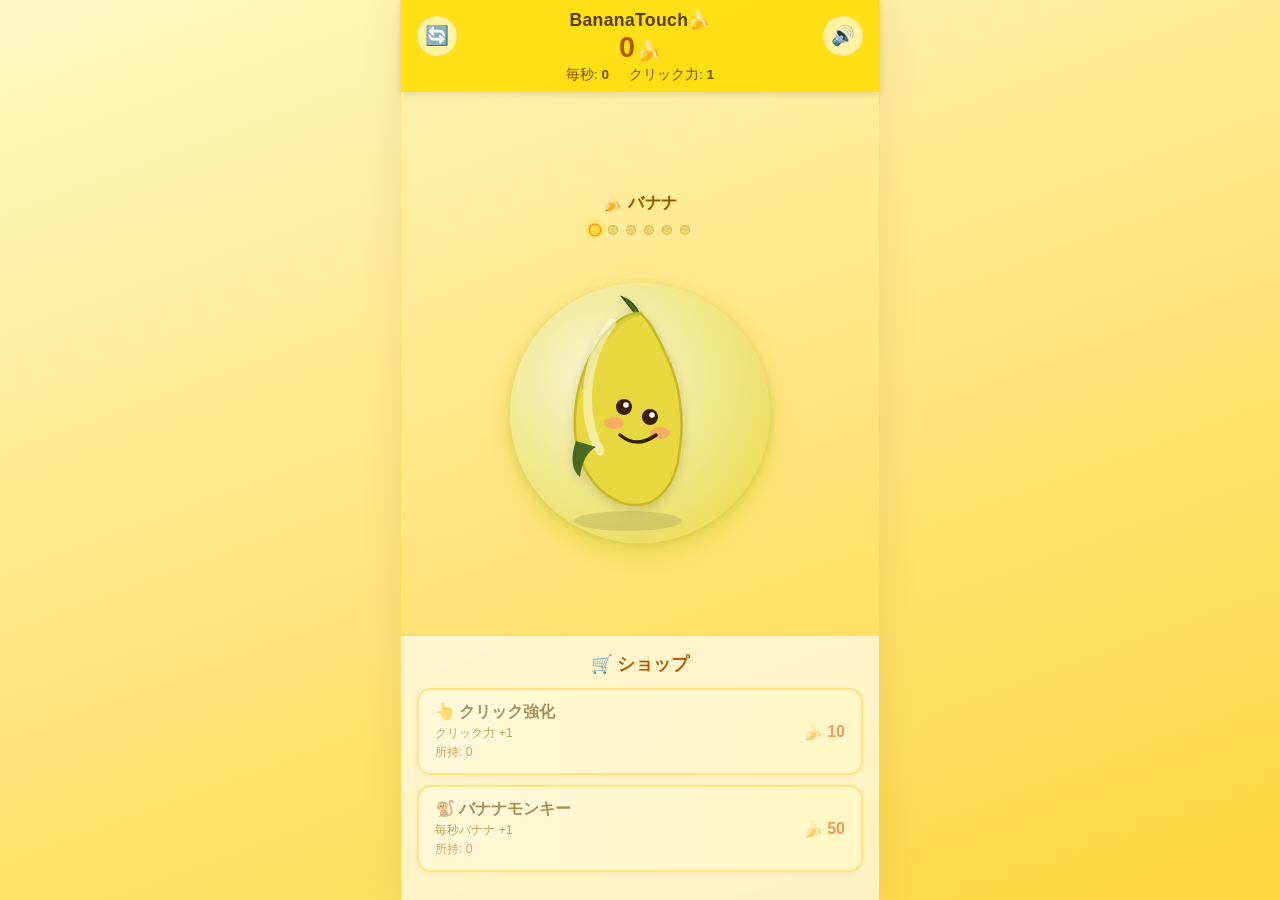
<file: index.html>
<!DOCTYPE html>
<html lang="ja">
<head>
  <meta charset="UTF-8" />
  <meta name="viewport" content="width=device-width, initial-scale=1.0" />
  <title>BananaTouch🍌</title>
  <link rel="stylesheet" href="style_v2.css" />
</head>
<body>
  <div id="app">

    <!-- ヘッダー -->
    <header id="header">
      <div id="header-top">
        <button id="reset-btn" aria-label="リセット" title="ゲームを最初からやり直す">🔄</button>
        <div id="banana-count-wrap">
          <div id="title-label">BananaTouch🍌</div>
          <div id="count-display">
            <span id="banana-count">0</span>
            <span class="count-unit"> 🍌</span>
          </div>
        </div>
        <button id="mute-btn" aria-label="ミュート切替" title="サウンド ON/OFF">🔊</button>
      </div>
      <div id="stats">
        <span>毎秒: <strong id="bps">0</strong></span>
        <span>クリック力: <strong id="click-power">1</strong></span>
      </div>
    </header>

    <!-- メインエリア -->
    <main id="main-area">
      <!-- バナナのステージ名 -->
      <div id="stage-label">🍌 バナナ</div>
      <!-- ステージインジケーター -->
      <div id="stage-indicator">
        <div class="stage-dot active" data-stage="0"></div>
        <div class="stage-dot" data-stage="1"></div>
        <div class="stage-dot" data-stage="2"></div>
        <div class="stage-dot" data-stage="3"></div>
        <div class="stage-dot" data-stage="4"></div>
        <div class="stage-dot" data-stage="5"></div>
      </div>
      <!-- コンボカウンター -->
      <div id="combo-display"></div>

      <div id="banana-wrap">
        <div id="banana" role="button" aria-label="バナナをタップ">
          <!-- #banana-body がスケール/シェイクを担当 -->
          <div id="banana-body">
            <img
              id="banana-img"
              src="assets/banana-stage1.svg"
              alt="🍌"
              onerror="this.style.display='none'; document.getElementById('banana-emoji').style.display='block';"
            />
            <span id="banana-emoji" style="display:none;">🍌</span>
          </div>
        </div>
        <!-- クリック時のエフェクトコンテナ -->
        <div id="effect-layer"></div>
      </div>
    </main>

    <!-- ショップ -->
    <section id="shop">
      <h2 class="shop-title">🛒 ショップ</h2>
      <div id="shop-items"></div>
    </section>

  </div>

  <!-- スクリプト（順番を厳守） -->
  <script src="game_v2.js"></script>
  <script src="ui_v2.js"></script>
  <script src="save_v2.js"></script>
  <script src="sound_v2.js"></script>
  <script src="main_v2.js"></script>
</body>
</html>
</file>
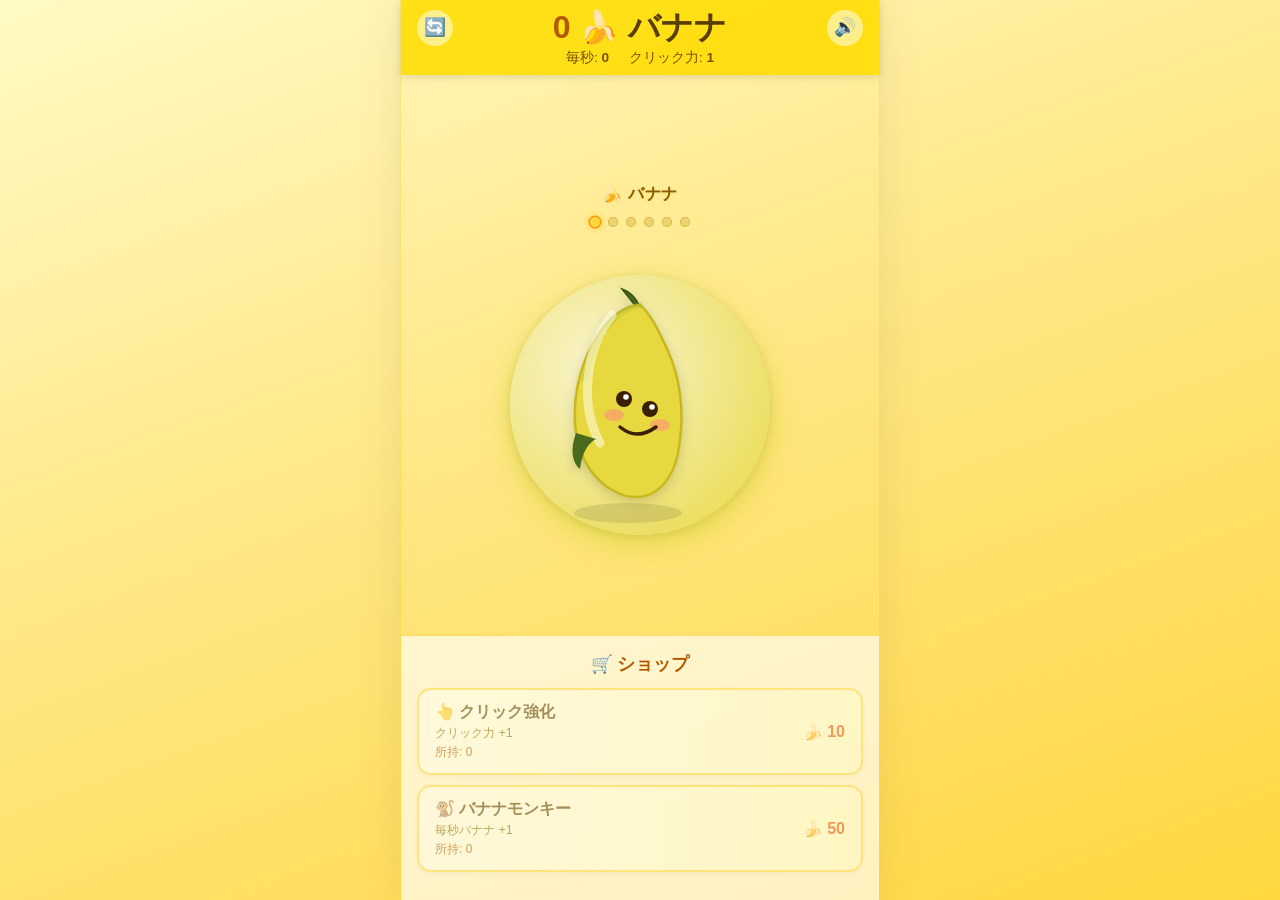
<file: banana-clicker/index.html>
<!DOCTYPE html>
<html lang="ja">
<head>
  <meta charset="UTF-8" />
  <meta name="viewport" content="width=device-width, initial-scale=1.0" />
  <title>Banana Touch🍌</title>
  <link rel="stylesheet" href="style.css" />
</head>
<body>
  <div id="app">

    <!-- ヘッダー -->
    <header id="header">
      <div id="header-top">
        <button id="reset-btn" aria-label="リセット" title="ゲームを最初からやり直す">🔄</button>
        <div id="banana-count-wrap">
          <span id="banana-count">0</span>
          <span class="label"> 🍌 バナナ</span>
        </div>
        <button id="mute-btn" aria-label="ミュート切替" title="サウンド ON/OFF">🔊</button>
      </div>
      <div id="stats">
        <span>毎秒: <strong id="bps">0</strong></span>
        <span>クリック力: <strong id="click-power">1</strong></span>
      </div>
    </header>

    <!-- メインエリア -->
    <main id="main-area">
      <!-- バナナのステージ名 -->
      <div id="stage-label">🍌 バナナ</div>
      <!-- ステージインジケーター -->
      <div id="stage-indicator">
        <div class="stage-dot active" data-stage="0"></div>
        <div class="stage-dot" data-stage="1"></div>
        <div class="stage-dot" data-stage="2"></div>
        <div class="stage-dot" data-stage="3"></div>
        <div class="stage-dot" data-stage="4"></div>
        <div class="stage-dot" data-stage="5"></div>
      </div>
      <!-- コンボカウンター -->
      <div id="combo-display"></div>

      <div id="banana-wrap">
        <div id="banana" role="button" aria-label="バナナをタップ">
          <!-- #banana-body がスケール/シェイクを担当 -->
          <div id="banana-body">
            <img
              id="banana-img"
              src="assets/banana-stage1.svg"
              alt="🍌"
              onerror="this.style.display='none'; document.getElementById('banana-emoji').style.display='block';"
            />
            <span id="banana-emoji" style="display:none;">🍌</span>
          </div>
        </div>
        <!-- クリック時のエフェクトコンテナ -->
        <div id="effect-layer"></div>
      </div>
    </main>

    <!-- ショップ -->
    <section id="shop">
      <h2 class="shop-title">🛒 ショップ</h2>
      <div id="shop-items"></div>
    </section>

  </div>

  <!-- スクリプト（順番を厳守） -->
  <script src="game.js"></script>
  <script src="ui.js"></script>
  <script src="save.js"></script>
  <script src="sound.js"></script>
  <script src="main.js"></script>
</body>
</html>
</file>
<file: style_v2.css>
/* =====================================================
   Banana Touch - スタイルシート
   モバイル優先・バナナ6ステージ・コンボ・クリティカル
   ===================================================== */

/* --- リセット & ベース --- */
*, *::before, *::after {
  box-sizing: border-box;
  margin: 0;
  padding: 0;
}

html, body {
  height: 100%;
  font-family: 'Segoe UI', 'Helvetica Neue', Arial, sans-serif;
  background: linear-gradient(160deg, #fff9c4 0%, #ffe57f 50%, #ffd740 100%);
  color: #5a3e00;
  user-select: none;
  -webkit-tap-highlight-color: transparent;
}

/* --- レイアウト --- */
#app {
  display: flex;
  flex-direction: column;
  min-height: 100vh;
  max-width: 480px;
  margin: 0 auto;
}

/* =====================================================
   ヘッダー
   ===================================================== */
#header {
  background: rgba(255, 220, 0, 0.88);
  backdrop-filter: blur(6px);
  padding: 10px 16px 8px;
  text-align: center;
  box-shadow: 0 2px 8px rgba(0, 0, 0, 0.12);
  position: sticky;
  top: 0;
  z-index: 100;
}

#header-top {
  display: flex;
  align-items: center;
  justify-content: space-between;
  gap: 8px;
  position: relative;
  min-height: 48px;
}

#banana-count-wrap {
  flex: 1;
  display: flex;
  flex-direction: column;
  align-items: center;
  justify-content: center;
  padding: 0 44px;
}

#title-label {
  font-size: 1.1rem;
  font-weight: 900;
  color: #5a3e00;
  letter-spacing: 0.02em;
  margin-bottom: 2px;
  white-space: nowrap;
}

#count-display {
  font-size: 1.8rem;
  font-weight: 800;
  line-height: 1;
  color: #b35900;
  display: flex;
  align-items: baseline;
  gap: 2px;
}

.count-unit {
  font-size: 1.2rem;
}

#stats {
  display: flex;
  justify-content: center;
  gap: 20px;
  margin-top: 4px;
  font-size: 0.85rem;
  color: #7a5200;
}

/* ミュートボタン */
#mute-btn {
  position: absolute;
  right: 0;
  top: 50%;
  transform: translateY(-50%);
  background: rgba(255,255,255,0.6);
  border: 1px solid rgba(0,0,0,0.05);
  border-radius: 50%;
  width: 40px;
  height: 40px;
  font-size: 1.2rem;
  cursor: pointer;
  display: flex;
  align-items: center;
  justify-content: center;
  transition: background 0.15s, transform 0.1s;
  padding: 0;
  z-index: 10;
}
#mute-btn:active { transform: translateY(-50%) scale(0.9); }

/* リセットボタン */
#reset-btn {
  position: absolute;
  left: 0;
  top: 50%;
  transform: translateY(-50%);
  background: rgba(255,255,255,0.6);
  border: 1px solid rgba(0,0,0,0.05);
  border-radius: 50%;
  width: 40px;
  height: 40px;
  font-size: 1.2rem;
  cursor: pointer;
  display: flex;
  align-items: center;
  justify-content: center;
  transition: background 0.15s, transform 0.1s;
  padding: 0;
  z-index: 10;
}
#reset-btn:active { transform: translateY(-50%) scale(0.9); }

/* =====================================================
   メインエリア
   ===================================================== */
#main-area {
  flex: 1;
  display: flex;
  flex-direction: column;
  align-items: center;
  justify-content: center;
  padding: 20px 20px 10px;
  gap: 8px;
}

/* ステージラベル */
#stage-label {
  font-size: 1rem;
  font-weight: 800;
  color: #8a5c00;
  letter-spacing: 0.04em;
  min-height: 1.4em;
  transition: all 0.3s ease;
  text-shadow: 0 1px 3px rgba(255,200,0,0.3);
}

/* ステージラベル更新アニメ */
@keyframes stageLabelPop {
  0%   { transform: scale(1); }
  40%  { transform: scale(1.3); color: #ff8f00; }
  100% { transform: scale(1); }
}
#stage-label.stage-label-updated {
  animation: stageLabelPop 0.5s ease-out;
}

/* =====================================================
   コンボ表示
   ===================================================== */
#combo-display {
  min-height: 2rem;
  font-size: 1.2rem;
  font-weight: 900;
  text-align: center;
  letter-spacing: 0.02em;
  transition: color 0.2s;
}

/* コンボレベル色 */
#combo-display.combo-lv1 { color: #f57c00; }
#combo-display.combo-lv2 { color: #e53935; text-shadow: 0 0 8px rgba(229,57,53,0.4); }
#combo-display.combo-lv3 {
  color: #c62828;
  text-shadow: 0 0 12px rgba(198,40,40,0.6), 0 0 24px rgba(255,100,0,0.3);
}

/* =====================================================
   ステージインジケーター
   ===================================================== */
#stage-indicator {
  display: flex;
  gap: 8px;
  align-items: center;
  justify-content: center;
  margin-top: 2px;
}

.stage-dot {
  width: 10px;
  height: 10px;
  border-radius: 50%;
  background: rgba(180, 140, 0, 0.25);
  border: 1.5px solid rgba(180, 140, 0, 0.4);
  transition: all 0.4s ease;
}

.stage-dot.active {
  background: #FFD740;
  border-color: #FF8F00;
  box-shadow: 0 0 6px rgba(255,200,0,0.7);
  transform: scale(1.3);
}

.stage-dot.completed {
  background: #FFA000;
  border-color: #FF6F00;
}

/* ステージ4・5のドットは特別に輝く */
.stage-dot[data-stage="4"].active {
  background: #FFD740;
  box-shadow: 0 0 10px rgba(255,200,0,0.9), 0 0 20px rgba(255,160,0,0.5);
}
.stage-dot[data-stage="5"].active {
  background: linear-gradient(135deg, #FFD740, #FF8F00);
  box-shadow: 0 0 14px rgba(255,200,0,1.0), 0 0 28px rgba(255,160,0,0.7);
  animation: legendDotPulse 1s ease-in-out infinite;
}

@keyframes legendDotPulse {
  0%, 100% { box-shadow: 0 0 10px rgba(255,200,0,0.9), 0 0 20px rgba(255,160,0,0.5); }
  50%       { box-shadow: 0 0 18px rgba(255,220,0,1.0), 0 0 36px rgba(255,180,0,0.8); }
}

/* コンボパルスアニメ */
@keyframes comboPulse {
  0%   { transform: scale(1); }
  40%  { transform: scale(1.25); }
  100% { transform: scale(1); }
}
#combo-display.combo-pulse { animation: comboPulse 0.25s ease-out; }

/* =====================================================
   バナナ（共通）
   ===================================================== */
#banana-wrap {
  position: relative;
  display: flex;
  align-items: center;
  justify-content: center;
}

#banana {
  width: 240px;
  height: 240px;
  display: flex;
  align-items: center;
  justify-content: center;
  cursor: pointer;
  border-radius: 50%;
  /* ステージ上書き用のデフォルト */
  background: radial-gradient(circle at 35% 35%, #fffde7, #ffd740);
  box-shadow: 0 8px 32px rgba(255, 160, 0, 0.45), 0 2px 8px rgba(0,0,0,0.1);
  /* ステージ切り替え時のトランジション */
  transition: background 0.6s ease, box-shadow 0.6s ease;
}

/* #banana-body がスケール/シェイクを管理 */
#banana-body {
  width: 100%;
  height: 100%;
  display: flex;
  align-items: center;
  justify-content: center;
  transition: transform 0.08s ease;
}

/* タップ時のバウンドアニメーション */
@keyframes clickBounce {
  0%   { transform: scale(1); }
  30%  { transform: scale(0.85); }
  60%  { transform: scale(1.08); }
  80%  { transform: scale(0.97); }
  100% { transform: scale(1); }
}

#banana-body.clicked {
  animation: clickBounce 0.22s cubic-bezier(0.36, 0.07, 0.19, 0.97);
}

#banana-img {
  width: 220px;
  height: 220px;
  object-fit: contain;
  pointer-events: none;
  filter: drop-shadow(0 4px 8px rgba(0,0,0,0.15));
  transition: filter 0.6s ease, opacity 0.3s ease, transform 0.3s ease;
}

/* 進化アニメーション */
@keyframes evolveOut {
  0%   { opacity: 1; transform: scale(1) rotate(0deg); }
  100% { opacity: 0; transform: scale(0.5) rotate(-15deg); }
}
@keyframes evolveIn {
  0%   { opacity: 0; transform: scale(0.5) rotate(15deg); }
  60%  { opacity: 1; transform: scale(1.15) rotate(-3deg); }
  80%  { transform: scale(0.95) rotate(2deg); }
  100% { opacity: 1; transform: scale(1) rotate(0deg); }
}

#banana-img.evolving {
  animation: evolveOut 0.3s ease-in forwards;
}
#banana-img.evolved {
  animation: evolveIn 0.6s cubic-bezier(0.17, 0.89, 0.32, 1.28) forwards;
}

#banana-emoji {
  font-size: 120px;
  line-height: 1;
  pointer-events: none;
  filter: drop-shadow(0 4px 6px rgba(0,0,0,0.15));
}

/* =====================================================
   クリティカルシェイク
   ===================================================== */
@keyframes criticalShake {
  0%   { transform: scale(0.9) rotate(0deg); }
  15%  { transform: scale(1.08) rotate(-10deg); }
  30%  { transform: scale(0.88) rotate(10deg); }
  45%  { transform: scale(1.05) rotate(-6deg); }
  60%  { transform: scale(0.93) rotate(6deg); }
  80%  { transform: scale(1.02) rotate(-2deg); }
  100% { transform: scale(1) rotate(0deg); }
}

#banana-body.critical-shake {
  animation: criticalShake 0.45s cubic-bezier(0.36,0.07,0.19,0.97);
}

/* =====================================================
   バナナステージ

   Stage 0 (stage-0): ほぼ黄色・少し緑残り (0+)
   Stage 1 (stage-1): きれいな黄色バナナ   (100+)
   Stage 2 (stage-2): つやのある黄色バナナ  (1,000+)
   Stage 3 (stage-3): 黄金に近づくバナナ   (10,000+)
   Stage 4 (stage-4): 黄金バナナ           (100,000+)
   Stage 5 (stage-5): レジェンドバナナ      (1,000,000+)
   ===================================================== */

/* --- Stage 0: ほぼ黄色・少しだけ緑が残るバナナ --- */
#banana.stage-0 {
  background: radial-gradient(circle at 35% 35%, #f9f5d0, #e8d840);
  box-shadow: 0 8px 28px rgba(180, 200, 0, 0.4), 0 2px 8px rgba(0,0,0,0.1);
}
#banana.stage-0 #banana-img {
  filter: drop-shadow(0 4px 6px rgba(0,0,0,0.15));
}

/* --- Stage 1: きれいな黄色バナナ --- */
#banana.stage-1 {
  background: radial-gradient(circle at 35% 35%, #fffde7, #ffd740);
  box-shadow: 0 8px 32px rgba(255, 160, 0, 0.45), 0 2px 8px rgba(0,0,0,0.1);
}
#banana.stage-1 #banana-img {
  filter: drop-shadow(0 4px 8px rgba(255,160,0,0.25));
}

/* --- Stage 2: つやのある黄色バナナ --- */
#banana.stage-2 {
  background: radial-gradient(circle at 35% 35%, #fff9c4, #ffca28);
  box-shadow: 0 8px 40px rgba(255, 200, 0, 0.65), 0 2px 8px rgba(0,0,0,0.1);
}
#banana.stage-2 #banana-img {
  filter: drop-shadow(0 4px 10px rgba(255,180,0,0.45));
}

/* --- Stage 3: 黄金に近づくバナナ --- */
#banana.stage-3 {
  background: radial-gradient(circle at 35% 35%, #fffde7, #ffa000);
  animation: stage3Glow 1.8s ease-in-out infinite;
}
#banana.stage-3 #banana-img {
  filter: drop-shadow(0 4px 12px rgba(255,160,0,0.60));
}

@keyframes stage3Glow {
  0%, 100% {
    box-shadow: 0 8px 32px rgba(255,160,0,0.5), 0 0 20px rgba(255,200,0,0.25);
  }
  50% {
    box-shadow: 0 8px 60px rgba(255,180,0,0.90), 0 0 40px rgba(255,220,0,0.45);
  }
}

/* --- Stage 4: 黄金バナナ --- */
#banana.stage-4 {
  background: radial-gradient(circle at 33% 28%, #fffde7, #ffd740, #ff8f00);
  animation: stage4GoldGlow 1.4s ease-in-out infinite;
}
#banana.stage-4 #banana-img {
  filter: drop-shadow(0 0 12px rgba(255,200,0,0.80)) drop-shadow(0 4px 8px rgba(0,0,0,0.15));
}

@keyframes stage4GoldGlow {
  0%, 100% {
    box-shadow:
      0 8px 40px rgba(255,180,0,0.7),
      0 0 30px rgba(255,220,0,0.4),
      0 0 60px rgba(255,160,0,0.15);
  }
  50% {
    box-shadow:
      0 8px 70px rgba(255,200,0,1.0),
      0 0 50px rgba(255,230,0,0.65),
      0 0 100px rgba(255,180,0,0.3);
  }
}

/* --- Stage 5: レジェンドバナナ --- */
#banana.stage-5 {
  background: radial-gradient(circle at 30% 25%, #ffffff, #fffde7, #ffd740, #ff6f00);
  animation: stage5LegendGlow 1.0s ease-in-out infinite;
}
#banana.stage-5 #banana-img {
  filter:
    drop-shadow(0 0 16px rgba(255,220,0,1.0))
    drop-shadow(0 0 30px rgba(255,160,0,0.7))
    drop-shadow(0 4px 8px rgba(0,0,0,0.15));
  animation: stage5ImgPulse 1.0s ease-in-out infinite;
}

@keyframes stage5LegendGlow {
  0%, 100% {
    box-shadow:
      0 0 50px rgba(255,255,200,0.9),
      0 0 90px rgba(255,200,0,0.65),
      0 0 140px rgba(255,120,0,0.3),
      inset 0 0 20px rgba(255,255,200,0.15);
  }
  50% {
    box-shadow:
      0 0 80px rgba(255,255,255,1.0),
      0 0 140px rgba(255,220,0,0.90),
      0 0 200px rgba(255,160,0,0.5),
      inset 0 0 30px rgba(255,255,200,0.25);
  }
}

@keyframes stage5ImgPulse {
  0%, 100% {
    filter:
      drop-shadow(0 0 14px rgba(255,220,0,0.9))
      drop-shadow(0 0 28px rgba(255,160,0,0.6));
  }
  50% {
    filter:
      drop-shadow(0 0 22px rgba(255,255,200,1.0))
      drop-shadow(0 0 44px rgba(255,200,0,0.85));
  }
}

/* =====================================================
   エフェクトレイヤー（+N / CRITICAL! 表示）
   ===================================================== */
#effect-layer {
  position: absolute;
  top: 0;
  left: 0;
  width: 100%;
  height: 100%;
  pointer-events: none;
  overflow: visible;
}

/* 通常ポップテキスト */
.pop-text {
  position: absolute;
  font-size: 1.4rem;
  font-weight: 800;
  color: #ff6f00;
  text-shadow: 0 1px 4px rgba(0,0,0,0.2);
  pointer-events: none;
  animation: popUp 0.9s ease-out forwards;
  white-space: nowrap;
}

/* クリティカルポップテキスト */
.pop-critical {
  font-size: 1.8rem;
  color: #c62828;
  text-shadow:
    0 0 8px rgba(255,80,0,0.8),
    0 2px 4px rgba(0,0,0,0.3);
  animation: popUpCritical 1.1s ease-out forwards;
}

@keyframes popUp {
  0%   { opacity: 1; transform: translate(-50%,-50%) translateY(0)    scale(1);    }
  60%  { opacity: 1; transform: translate(-50%,-50%) translateY(-60px) scale(1.15); }
  100% { opacity: 0; transform: translate(-50%,-50%) translateY(-100px) scale(0.9); }
}

@keyframes popUpCritical {
  0%   { opacity: 1; transform: translate(-50%,-50%) translateY(0)    scale(1.2); }
  30%  { opacity: 1; transform: translate(-50%,-50%) translateY(-20px) scale(1.5); }
  70%  { opacity: 1; transform: translate(-50%,-50%) translateY(-70px) scale(1.3); }
  100% { opacity: 0; transform: translate(-50%,-50%) translateY(-110px) scale(0.9); }
}

/* =====================================================
   クリックパーティクル
   ===================================================== */
.click-particle {
  position: absolute;
  pointer-events: none;
  animation: clickParticleUp var(--dur, 0.7s) ease-out forwards;
  z-index: 50;
}

@keyframes clickParticleUp {
  0%   { opacity: 1; transform: translate(-50%, -50%) translateY(0) scale(1); }
  70%  { opacity: 0.8; transform: translate(-50%, -50%) translateY(-50px) scale(1.1); }
  100% { opacity: 0; transform: translate(-50%, -50%) translateY(-80px) scale(0.6); }
}

/* =====================================================
   ステージアップ通知
   ===================================================== */
.stage-up-notice {
  position: fixed;
  top: 50%;
  left: 50%;
  transform: translate(-50%, -50%);
  background: linear-gradient(135deg, #ff8f00, #ffd740);
  color: #fff;
  padding: 22px 40px;
  border-radius: 24px;
  font-size: 1.4rem;
  font-weight: 900;
  text-align: center;
  box-shadow:
    0 8px 40px rgba(255,150,0,0.7),
    0 0 0 4px rgba(255,255,255,0.5),
    0 0 60px rgba(255,200,0,0.4);
  z-index: 9999;
  pointer-events: none;
  animation: stageUpIn 0.45s cubic-bezier(0.17, 0.89, 0.32, 1.28) forwards;
  transition: opacity 0.6s ease;
  line-height: 1.4;
  text-shadow: 0 2px 4px rgba(0,0,0,0.2);
}
.stage-up-notice span {
  display: block;
  font-size: 1.7rem;
  margin-top: 4px;
}

/* 高ステージのステージアップ通知は豪華に */
.stage-up-notice.stage-3,
.stage-up-notice.stage-4,
.stage-up-notice.stage-5 {
  background: linear-gradient(135deg, #ff6f00, #ffd740, #fff9c4, #ffd740, #ff8f00);
  box-shadow:
    0 8px 60px rgba(255,180,0,0.9),
    0 0 0 5px rgba(255,255,255,0.7),
    0 0 100px rgba(255,220,0,0.6);
}

@keyframes stageUpIn {
  from { transform: translate(-50%, -50%) scale(0.4); opacity: 0; }
  to   { transform: translate(-50%, -50%) scale(1);   opacity: 1; }
}

/* =====================================================
   ステージアップパーティクル
   ===================================================== */
.stage-particle {
  position: fixed;
  pointer-events: none;
  z-index: 9998;
  animation: stageParticleFly var(--dur, 1.5s) ease-out forwards;
}

@keyframes stageParticleFly {
  0%   { opacity: 1; transform: translateY(0) scale(1) rotate(0deg); }
  50%  { opacity: 1; transform: translateY(-80px) scale(1.2) rotate(180deg); }
  100% { opacity: 0; transform: translateY(-160px) scale(0.5) rotate(360deg); }
}

/* =====================================================
   ショップ
   ===================================================== */
#shop {
  background: rgba(255, 255, 255, 0.65);
  backdrop-filter: blur(8px);
  border-top: 2px solid rgba(255, 200, 0, 0.5);
  padding: 16px 16px 28px;
}

.shop-title {
  font-size: 1.1rem;
  font-weight: 700;
  text-align: center;
  margin-bottom: 12px;
  color: #b35900;
}

#shop-items {
  display: flex;
  flex-direction: column;
  gap: 10px;
}

.shop-item {
  display: flex;
  align-items: center;
  justify-content: space-between;
  background: linear-gradient(90deg, #fffde7, #fff9c4);
  border: 2px solid #ffd740;
  border-radius: 14px;
  padding: 12px 16px;
  cursor: pointer;
  transition: background 0.15s, transform 0.1s, box-shadow 0.1s;
  box-shadow: 0 2px 6px rgba(0,0,0,0.07);
  min-height: 64px;
}

.shop-item:active { transform: scale(0.97); }

.shop-item.affordable {
  border-color: #ff9800;
  background: linear-gradient(90deg, #fff8e1, #ffecb3);
}
.shop-item.affordable:active {
  background: linear-gradient(90deg, #ffe082, #ffd54f);
}
.shop-item.disabled {
  opacity: 0.55;
  cursor: not-allowed;
}

.item-info { flex: 1; }
.item-name  { font-size: 1rem;  font-weight: 700; color: #5a3e00; }
.item-desc  { font-size: 0.78rem; color: #8a6500; margin-top: 2px; }
.item-count { font-size: 0.75rem; color: #b35900; margin-top: 2px; }

.item-cost {
  font-size: 1rem;
  font-weight: 800;
  color: #e65100;
  margin-left: 12px;
  text-align: right;
  white-space: nowrap;
}
.item-cost::before { content: '🍌 '; }

/* =====================================================
   レスポンシブ（デスクトップ）
   ===================================================== */
@media (min-width: 480px) {
  #app {
    border-left:  1px solid rgba(255,200,0,0.3);
    border-right: 1px solid rgba(255,200,0,0.3);
    box-shadow: 0 0 40px rgba(0,0,0,0.08);
  }
  #banana { width: 260px; height: 260px; }
  #banana-img { width: 240px; height: 240px; }
  #banana-emoji { font-size: 140px; }
}
</file>
<file: banana-clicker/style.css>
/* =====================================================
   Banana Touch - スタイルシート
   モバイル優先・バナナ6ステージ・コンボ・クリティカル
   ===================================================== */

/* --- リセット & ベース --- */
*, *::before, *::after {
  box-sizing: border-box;
  margin: 0;
  padding: 0;
}

html, body {
  height: 100%;
  font-family: 'Segoe UI', 'Helvetica Neue', Arial, sans-serif;
  background: linear-gradient(160deg, #fff9c4 0%, #ffe57f 50%, #ffd740 100%);
  color: #5a3e00;
  user-select: none;
  -webkit-tap-highlight-color: transparent;
}

/* --- レイアウト --- */
#app {
  display: flex;
  flex-direction: column;
  min-height: 100vh;
  max-width: 480px;
  margin: 0 auto;
}

/* =====================================================
   ヘッダー
   ===================================================== */
#header {
  background: rgba(255, 220, 0, 0.88);
  backdrop-filter: blur(6px);
  padding: 10px 16px 8px;
  text-align: center;
  box-shadow: 0 2px 8px rgba(0, 0, 0, 0.12);
  position: sticky;
  top: 0;
  z-index: 100;
}

#header-top {
  display: flex;
  align-items: center;
  justify-content: center;
  gap: 10px;
  position: relative;
}

#banana-count-wrap {
  font-size: 2rem;
  font-weight: 800;
  line-height: 1.1;
}

#banana-count { color: #b35900; }

#stats {
  display: flex;
  justify-content: center;
  gap: 20px;
  margin-top: 4px;
  font-size: 0.85rem;
  color: #7a5200;
}

/* ミュートボタン */
#mute-btn {
  position: absolute;
  right: 0;
  top: 50%;
  transform: translateY(-50%);
  background: rgba(255,255,255,0.5);
  border: none;
  border-radius: 50%;
  width: 36px;
  height: 36px;
  font-size: 1.1rem;
  cursor: pointer;
  display: flex;
  align-items: center;
  justify-content: center;
  transition: background 0.15s, transform 0.1s;
  padding: 0;
}
#mute-btn:active { transform: translateY(-50%) scale(0.88); }

/* リセットボタン */
#reset-btn {
  position: absolute;
  left: 0;
  top: 50%;
  transform: translateY(-50%);
  background: rgba(255,255,255,0.5);
  border: none;
  border-radius: 50%;
  width: 36px;
  height: 36px;
  font-size: 1.1rem;
  cursor: pointer;
  display: flex;
  align-items: center;
  justify-content: center;
  transition: background 0.15s, transform 0.1s;
  padding: 0;
}
#reset-btn:active { transform: translateY(-50%) scale(0.88); }

/* =====================================================
   メインエリア
   ===================================================== */
#main-area {
  flex: 1;
  display: flex;
  flex-direction: column;
  align-items: center;
  justify-content: center;
  padding: 20px 20px 10px;
  gap: 8px;
}

/* ステージラベル */
#stage-label {
  font-size: 1rem;
  font-weight: 800;
  color: #8a5c00;
  letter-spacing: 0.04em;
  min-height: 1.4em;
  transition: all 0.3s ease;
  text-shadow: 0 1px 3px rgba(255,200,0,0.3);
}

/* ステージラベル更新アニメ */
@keyframes stageLabelPop {
  0%   { transform: scale(1); }
  40%  { transform: scale(1.3); color: #ff8f00; }
  100% { transform: scale(1); }
}
#stage-label.stage-label-updated {
  animation: stageLabelPop 0.5s ease-out;
}

/* =====================================================
   コンボ表示
   ===================================================== */
#combo-display {
  min-height: 2rem;
  font-size: 1.2rem;
  font-weight: 900;
  text-align: center;
  letter-spacing: 0.02em;
  transition: color 0.2s;
}

/* コンボレベル色 */
#combo-display.combo-lv1 { color: #f57c00; }
#combo-display.combo-lv2 { color: #e53935; text-shadow: 0 0 8px rgba(229,57,53,0.4); }
#combo-display.combo-lv3 {
  color: #c62828;
  text-shadow: 0 0 12px rgba(198,40,40,0.6), 0 0 24px rgba(255,100,0,0.3);
}

/* =====================================================
   ステージインジケーター
   ===================================================== */
#stage-indicator {
  display: flex;
  gap: 8px;
  align-items: center;
  justify-content: center;
  margin-top: 2px;
}

.stage-dot {
  width: 10px;
  height: 10px;
  border-radius: 50%;
  background: rgba(180, 140, 0, 0.25);
  border: 1.5px solid rgba(180, 140, 0, 0.4);
  transition: all 0.4s ease;
}

.stage-dot.active {
  background: #FFD740;
  border-color: #FF8F00;
  box-shadow: 0 0 6px rgba(255,200,0,0.7);
  transform: scale(1.3);
}

.stage-dot.completed {
  background: #FFA000;
  border-color: #FF6F00;
}

/* ステージ4・5のドットは特別に輝く */
.stage-dot[data-stage="4"].active {
  background: #FFD740;
  box-shadow: 0 0 10px rgba(255,200,0,0.9), 0 0 20px rgba(255,160,0,0.5);
}
.stage-dot[data-stage="5"].active {
  background: linear-gradient(135deg, #FFD740, #FF8F00);
  box-shadow: 0 0 14px rgba(255,200,0,1.0), 0 0 28px rgba(255,160,0,0.7);
  animation: legendDotPulse 1s ease-in-out infinite;
}

@keyframes legendDotPulse {
  0%, 100% { box-shadow: 0 0 10px rgba(255,200,0,0.9), 0 0 20px rgba(255,160,0,0.5); }
  50%       { box-shadow: 0 0 18px rgba(255,220,0,1.0), 0 0 36px rgba(255,180,0,0.8); }
}

/* コンボパルスアニメ */
@keyframes comboPulse {
  0%   { transform: scale(1); }
  40%  { transform: scale(1.25); }
  100% { transform: scale(1); }
}
#combo-display.combo-pulse { animation: comboPulse 0.25s ease-out; }

/* =====================================================
   バナナ（共通）
   ===================================================== */
#banana-wrap {
  position: relative;
  display: flex;
  align-items: center;
  justify-content: center;
}

#banana {
  width: 240px;
  height: 240px;
  display: flex;
  align-items: center;
  justify-content: center;
  cursor: pointer;
  border-radius: 50%;
  /* ステージ上書き用のデフォルト */
  background: radial-gradient(circle at 35% 35%, #fffde7, #ffd740);
  box-shadow: 0 8px 32px rgba(255, 160, 0, 0.45), 0 2px 8px rgba(0,0,0,0.1);
  /* ステージ切り替え時のトランジション */
  transition: background 0.6s ease, box-shadow 0.6s ease;
}

/* #banana-body がスケール/シェイクを管理 */
#banana-body {
  width: 100%;
  height: 100%;
  display: flex;
  align-items: center;
  justify-content: center;
  transition: transform 0.08s ease;
}

/* タップ時のバウンドアニメーション */
@keyframes clickBounce {
  0%   { transform: scale(1); }
  30%  { transform: scale(0.85); }
  60%  { transform: scale(1.08); }
  80%  { transform: scale(0.97); }
  100% { transform: scale(1); }
}

#banana-body.clicked {
  animation: clickBounce 0.22s cubic-bezier(0.36, 0.07, 0.19, 0.97);
}

#banana-img {
  width: 220px;
  height: 220px;
  object-fit: contain;
  pointer-events: none;
  filter: drop-shadow(0 4px 8px rgba(0,0,0,0.15));
  transition: filter 0.6s ease, opacity 0.3s ease, transform 0.3s ease;
}

/* 進化アニメーション */
@keyframes evolveOut {
  0%   { opacity: 1; transform: scale(1) rotate(0deg); }
  100% { opacity: 0; transform: scale(0.5) rotate(-15deg); }
}
@keyframes evolveIn {
  0%   { opacity: 0; transform: scale(0.5) rotate(15deg); }
  60%  { opacity: 1; transform: scale(1.15) rotate(-3deg); }
  80%  { transform: scale(0.95) rotate(2deg); }
  100% { opacity: 1; transform: scale(1) rotate(0deg); }
}

#banana-img.evolving {
  animation: evolveOut 0.3s ease-in forwards;
}
#banana-img.evolved {
  animation: evolveIn 0.6s cubic-bezier(0.17, 0.89, 0.32, 1.28) forwards;
}

#banana-emoji {
  font-size: 120px;
  line-height: 1;
  pointer-events: none;
  filter: drop-shadow(0 4px 6px rgba(0,0,0,0.15));
}

/* =====================================================
   クリティカルシェイク
   ===================================================== */
@keyframes criticalShake {
  0%   { transform: scale(0.9) rotate(0deg); }
  15%  { transform: scale(1.08) rotate(-10deg); }
  30%  { transform: scale(0.88) rotate(10deg); }
  45%  { transform: scale(1.05) rotate(-6deg); }
  60%  { transform: scale(0.93) rotate(6deg); }
  80%  { transform: scale(1.02) rotate(-2deg); }
  100% { transform: scale(1) rotate(0deg); }
}

#banana-body.critical-shake {
  animation: criticalShake 0.45s cubic-bezier(0.36,0.07,0.19,0.97);
}

/* =====================================================
   バナナステージ

   Stage 0 (stage-0): ほぼ黄色・少し緑残り (0+)
   Stage 1 (stage-1): きれいな黄色バナナ   (100+)
   Stage 2 (stage-2): つやのある黄色バナナ  (1,000+)
   Stage 3 (stage-3): 黄金に近づくバナナ   (10,000+)
   Stage 4 (stage-4): 黄金バナナ           (100,000+)
   Stage 5 (stage-5): レジェンドバナナ      (1,000,000+)
   ===================================================== */

/* --- Stage 0: ほぼ黄色・少しだけ緑が残るバナナ --- */
#banana.stage-0 {
  background: radial-gradient(circle at 35% 35%, #f9f5d0, #e8d840);
  box-shadow: 0 8px 28px rgba(180, 200, 0, 0.4), 0 2px 8px rgba(0,0,0,0.1);
}
#banana.stage-0 #banana-img {
  filter: drop-shadow(0 4px 6px rgba(0,0,0,0.15));
}

/* --- Stage 1: きれいな黄色バナナ --- */
#banana.stage-1 {
  background: radial-gradient(circle at 35% 35%, #fffde7, #ffd740);
  box-shadow: 0 8px 32px rgba(255, 160, 0, 0.45), 0 2px 8px rgba(0,0,0,0.1);
}
#banana.stage-1 #banana-img {
  filter: drop-shadow(0 4px 8px rgba(255,160,0,0.25));
}

/* --- Stage 2: つやのある黄色バナナ --- */
#banana.stage-2 {
  background: radial-gradient(circle at 35% 35%, #fff9c4, #ffca28);
  box-shadow: 0 8px 40px rgba(255, 200, 0, 0.65), 0 2px 8px rgba(0,0,0,0.1);
}
#banana.stage-2 #banana-img {
  filter: drop-shadow(0 4px 10px rgba(255,180,0,0.45));
}

/* --- Stage 3: 黄金に近づくバナナ --- */
#banana.stage-3 {
  background: radial-gradient(circle at 35% 35%, #fffde7, #ffa000);
  animation: stage3Glow 1.8s ease-in-out infinite;
}
#banana.stage-3 #banana-img {
  filter: drop-shadow(0 4px 12px rgba(255,160,0,0.60));
}

@keyframes stage3Glow {
  0%, 100% {
    box-shadow: 0 8px 32px rgba(255,160,0,0.5), 0 0 20px rgba(255,200,0,0.25);
  }
  50% {
    box-shadow: 0 8px 60px rgba(255,180,0,0.90), 0 0 40px rgba(255,220,0,0.45);
  }
}

/* --- Stage 4: 黄金バナナ --- */
#banana.stage-4 {
  background: radial-gradient(circle at 33% 28%, #fffde7, #ffd740, #ff8f00);
  animation: stage4GoldGlow 1.4s ease-in-out infinite;
}
#banana.stage-4 #banana-img {
  filter: drop-shadow(0 0 12px rgba(255,200,0,0.80)) drop-shadow(0 4px 8px rgba(0,0,0,0.15));
}

@keyframes stage4GoldGlow {
  0%, 100% {
    box-shadow:
      0 8px 40px rgba(255,180,0,0.7),
      0 0 30px rgba(255,220,0,0.4),
      0 0 60px rgba(255,160,0,0.15);
  }
  50% {
    box-shadow:
      0 8px 70px rgba(255,200,0,1.0),
      0 0 50px rgba(255,230,0,0.65),
      0 0 100px rgba(255,180,0,0.3);
  }
}

/* --- Stage 5: レジェンドバナナ --- */
#banana.stage-5 {
  background: radial-gradient(circle at 30% 25%, #ffffff, #fffde7, #ffd740, #ff6f00);
  animation: stage5LegendGlow 1.0s ease-in-out infinite;
}
#banana.stage-5 #banana-img {
  filter:
    drop-shadow(0 0 16px rgba(255,220,0,1.0))
    drop-shadow(0 0 30px rgba(255,160,0,0.7))
    drop-shadow(0 4px 8px rgba(0,0,0,0.15));
  animation: stage5ImgPulse 1.0s ease-in-out infinite;
}

@keyframes stage5LegendGlow {
  0%, 100% {
    box-shadow:
      0 0 50px rgba(255,255,200,0.9),
      0 0 90px rgba(255,200,0,0.65),
      0 0 140px rgba(255,120,0,0.3),
      inset 0 0 20px rgba(255,255,200,0.15);
  }
  50% {
    box-shadow:
      0 0 80px rgba(255,255,255,1.0),
      0 0 140px rgba(255,220,0,0.90),
      0 0 200px rgba(255,160,0,0.5),
      inset 0 0 30px rgba(255,255,200,0.25);
  }
}

@keyframes stage5ImgPulse {
  0%, 100% {
    filter:
      drop-shadow(0 0 14px rgba(255,220,0,0.9))
      drop-shadow(0 0 28px rgba(255,160,0,0.6));
  }
  50% {
    filter:
      drop-shadow(0 0 22px rgba(255,255,200,1.0))
      drop-shadow(0 0 44px rgba(255,200,0,0.85));
  }
}

/* =====================================================
   エフェクトレイヤー（+N / CRITICAL! 表示）
   ===================================================== */
#effect-layer {
  position: absolute;
  top: 0;
  left: 0;
  width: 100%;
  height: 100%;
  pointer-events: none;
  overflow: visible;
}

/* 通常ポップテキスト */
.pop-text {
  position: absolute;
  font-size: 1.4rem;
  font-weight: 800;
  color: #ff6f00;
  text-shadow: 0 1px 4px rgba(0,0,0,0.2);
  pointer-events: none;
  animation: popUp 0.9s ease-out forwards;
  white-space: nowrap;
}

/* クリティカルポップテキスト */
.pop-critical {
  font-size: 1.8rem;
  color: #c62828;
  text-shadow:
    0 0 8px rgba(255,80,0,0.8),
    0 2px 4px rgba(0,0,0,0.3);
  animation: popUpCritical 1.1s ease-out forwards;
}

@keyframes popUp {
  0%   { opacity: 1; transform: translate(-50%,-50%) translateY(0)    scale(1);    }
  60%  { opacity: 1; transform: translate(-50%,-50%) translateY(-60px) scale(1.15); }
  100% { opacity: 0; transform: translate(-50%,-50%) translateY(-100px) scale(0.9); }
}

@keyframes popUpCritical {
  0%   { opacity: 1; transform: translate(-50%,-50%) translateY(0)    scale(1.2); }
  30%  { opacity: 1; transform: translate(-50%,-50%) translateY(-20px) scale(1.5); }
  70%  { opacity: 1; transform: translate(-50%,-50%) translateY(-70px) scale(1.3); }
  100% { opacity: 0; transform: translate(-50%,-50%) translateY(-110px) scale(0.9); }
}

/* =====================================================
   クリックパーティクル
   ===================================================== */
.click-particle {
  position: absolute;
  pointer-events: none;
  animation: clickParticleUp var(--dur, 0.7s) ease-out forwards;
  z-index: 50;
}

@keyframes clickParticleUp {
  0%   { opacity: 1; transform: translate(-50%, -50%) translateY(0) scale(1); }
  70%  { opacity: 0.8; transform: translate(-50%, -50%) translateY(-50px) scale(1.1); }
  100% { opacity: 0; transform: translate(-50%, -50%) translateY(-80px) scale(0.6); }
}

/* =====================================================
   ステージアップ通知
   ===================================================== */
.stage-up-notice {
  position: fixed;
  top: 50%;
  left: 50%;
  transform: translate(-50%, -50%);
  background: linear-gradient(135deg, #ff8f00, #ffd740);
  color: #fff;
  padding: 22px 40px;
  border-radius: 24px;
  font-size: 1.4rem;
  font-weight: 900;
  text-align: center;
  box-shadow:
    0 8px 40px rgba(255,150,0,0.7),
    0 0 0 4px rgba(255,255,255,0.5),
    0 0 60px rgba(255,200,0,0.4);
  z-index: 9999;
  pointer-events: none;
  animation: stageUpIn 0.45s cubic-bezier(0.17, 0.89, 0.32, 1.28) forwards;
  transition: opacity 0.6s ease;
  line-height: 1.4;
  text-shadow: 0 2px 4px rgba(0,0,0,0.2);
}
.stage-up-notice span {
  display: block;
  font-size: 1.7rem;
  margin-top: 4px;
}

/* 高ステージのステージアップ通知は豪華に */
.stage-up-notice.stage-3,
.stage-up-notice.stage-4,
.stage-up-notice.stage-5 {
  background: linear-gradient(135deg, #ff6f00, #ffd740, #fff9c4, #ffd740, #ff8f00);
  box-shadow:
    0 8px 60px rgba(255,180,0,0.9),
    0 0 0 5px rgba(255,255,255,0.7),
    0 0 100px rgba(255,220,0,0.6);
}

@keyframes stageUpIn {
  from { transform: translate(-50%, -50%) scale(0.4); opacity: 0; }
  to   { transform: translate(-50%, -50%) scale(1);   opacity: 1; }
}

/* =====================================================
   ステージアップパーティクル
   ===================================================== */
.stage-particle {
  position: fixed;
  pointer-events: none;
  z-index: 9998;
  animation: stageParticleFly var(--dur, 1.5s) ease-out forwards;
}

@keyframes stageParticleFly {
  0%   { opacity: 1; transform: translateY(0) scale(1) rotate(0deg); }
  50%  { opacity: 1; transform: translateY(-80px) scale(1.2) rotate(180deg); }
  100% { opacity: 0; transform: translateY(-160px) scale(0.5) rotate(360deg); }
}

/* =====================================================
   ショップ
   ===================================================== */
#shop {
  background: rgba(255, 255, 255, 0.65);
  backdrop-filter: blur(8px);
  border-top: 2px solid rgba(255, 200, 0, 0.5);
  padding: 16px 16px 28px;
}

.shop-title {
  font-size: 1.1rem;
  font-weight: 700;
  text-align: center;
  margin-bottom: 12px;
  color: #b35900;
}

#shop-items {
  display: flex;
  flex-direction: column;
  gap: 10px;
}

.shop-item {
  display: flex;
  align-items: center;
  justify-content: space-between;
  background: linear-gradient(90deg, #fffde7, #fff9c4);
  border: 2px solid #ffd740;
  border-radius: 14px;
  padding: 12px 16px;
  cursor: pointer;
  transition: background 0.15s, transform 0.1s, box-shadow 0.1s;
  box-shadow: 0 2px 6px rgba(0,0,0,0.07);
  min-height: 64px;
}

.shop-item:active { transform: scale(0.97); }

.shop-item.affordable {
  border-color: #ff9800;
  background: linear-gradient(90deg, #fff8e1, #ffecb3);
}
.shop-item.affordable:active {
  background: linear-gradient(90deg, #ffe082, #ffd54f);
}
.shop-item.disabled {
  opacity: 0.55;
  cursor: not-allowed;
}

.item-info { flex: 1; }
.item-name  { font-size: 1rem;  font-weight: 700; color: #5a3e00; }
.item-desc  { font-size: 0.78rem; color: #8a6500; margin-top: 2px; }
.item-count { font-size: 0.75rem; color: #b35900; margin-top: 2px; }

.item-cost {
  font-size: 1rem;
  font-weight: 800;
  color: #e65100;
  margin-left: 12px;
  text-align: right;
  white-space: nowrap;
}
.item-cost::before { content: '🍌 '; }

/* =====================================================
   レスポンシブ（デスクトップ）
   ===================================================== */
@media (min-width: 480px) {
  #app {
    border-left:  1px solid rgba(255,200,0,0.3);
    border-right: 1px solid rgba(255,200,0,0.3);
    box-shadow: 0 0 40px rgba(0,0,0,0.08);
  }
  #banana { width: 260px; height: 260px; }
  #banana-img { width: 240px; height: 240px; }
  #banana-emoji { font-size: 140px; }
}
</file>
